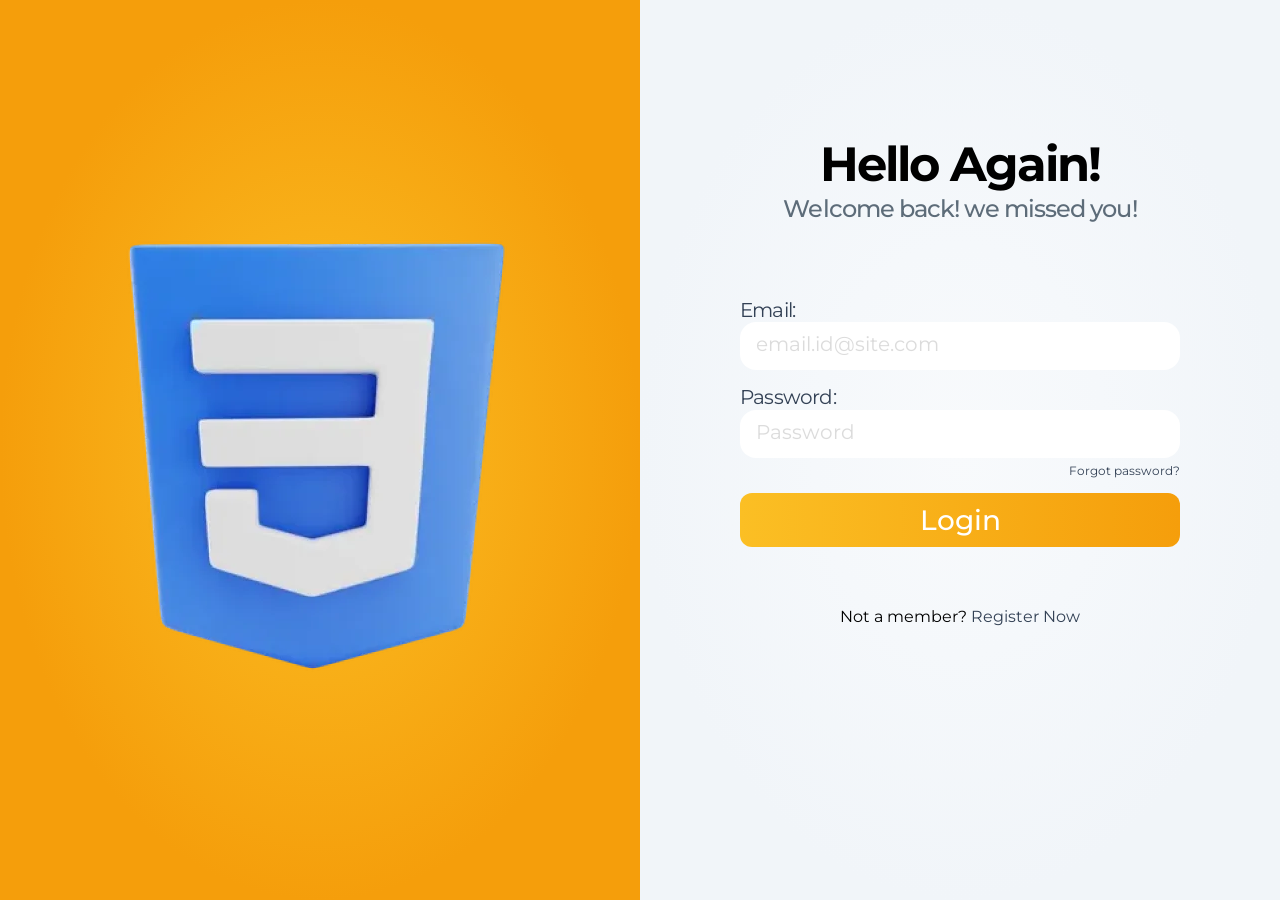
<file: Day 1/index.html>
<!DOCTYPE html>
<html lang="en">
<head>
    <meta charset="UTF-8">
    <meta name="viewport" content="width=device-width, initial-scale=1.0">
    <title>LoginPage Task1</title>
    <link rel="stylesheet" href="style.css">
</head>
<body>

    <div class="left">
        <img src="CssFs!!.webp">
        </div>
<div class="right">
    <div class="hello">
        <h1>Hello Again!</h1>
        <p>Welcome back! we missed you!</p>
    </div>
    <form action="#" method="post">
        <div class="form-group">
            <label for="email">Email:</label>
            <input type="email" id="email" name="email" required="" placeholder="email.id@site.com">
        </div>
        <div class="form-group">
            <label for="password">Password:</label>
            <input type="password" id="password" name="password" required="" placeholder="Password">
            <p class="forgot-password">Forgot password?</p>
        </div>
        <div class="form-group">
            <input type="submit" value="Login">
        </div>
    </form>
    <p class="register-now">Not a member? <a href="#">Register Now</a></p>
</div>
</body>
</html>
</file>
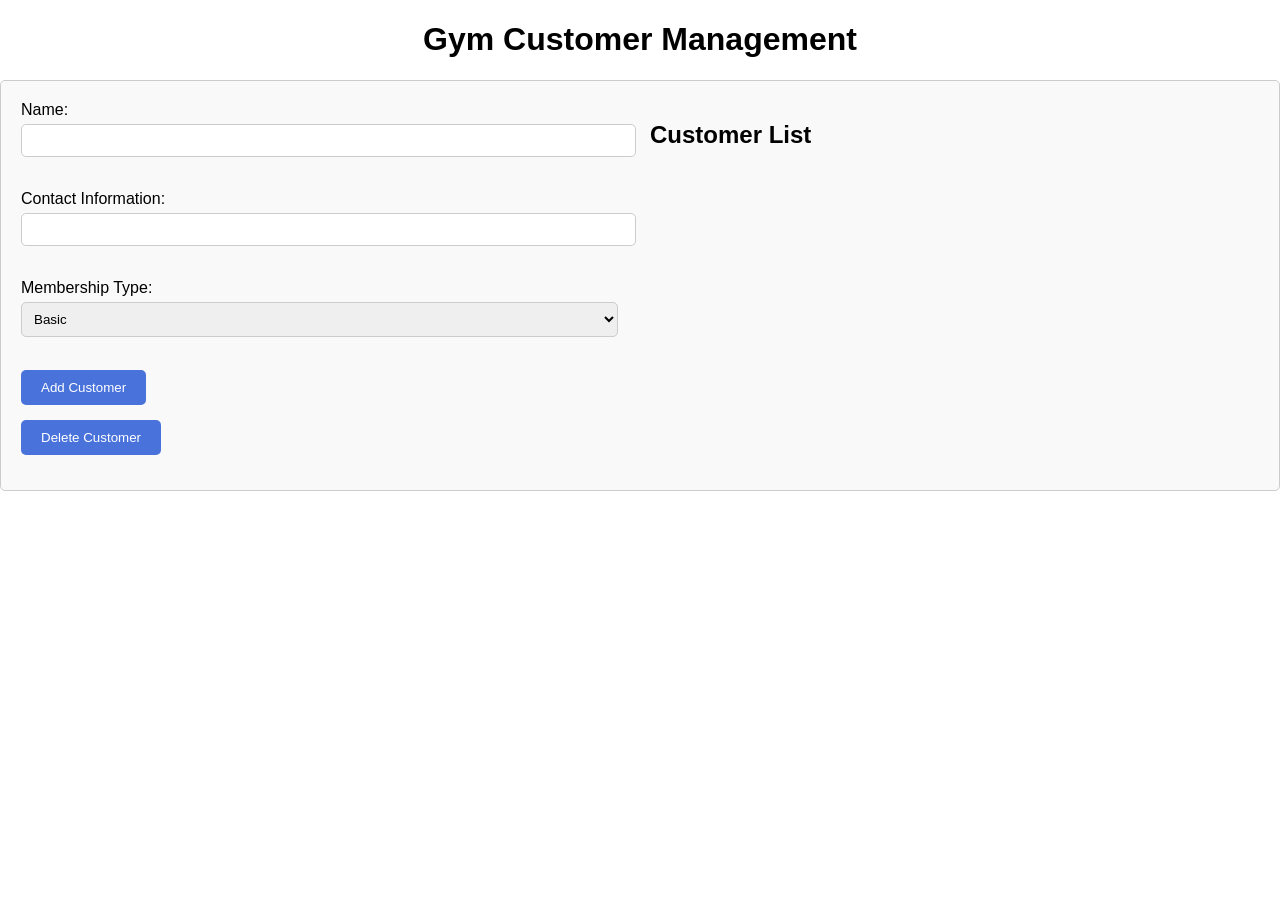
<file: Day 2/index.html>
<!DOCTYPE html>
<html lang="en">
<head>
    <meta charset="UTF-8">
    <meta name="viewport" content="width=device-width, initial-scale=1.0">
    <title>Gym Customer Management</title>
    <link rel="stylesheet" href="inde.css">
</head>
<body>
    <h1>Gym Customer Management</h1>
    <div class="container">
        <form id="customerForm">
            <label for="name">Name:</label>
            <input type="text" id="name" required><br>

            <label for="contact">Contact Information:</label>
            <input type="text" id="contact" required><br>

            <label for="membership">Membership Type:</label>
            <select id="membership" required>
                <option value="basic">Basic</option>
                <option value="premium">Premium</option>
                <option value="vip">VIP</option>
            </select><br>

            <button type="button" onclick="addCustomer()">Add Customer</button>
            <button type="button" onclick="deleteCustomer()">Delete Customer</button>
        </form>

        <div id="customerList">
            <h2>Customer List</h2>
            <ul id="list"></ul>
        </div>
    </div>

    <script src="inde.js"></script>
</body>
</html>
</file>
<file: Day 1/style.css>
@import url('https://fonts.googleapis.com/css2?family=Montserrat:ital,wght@0,100..900;1,100..900&display=swap');

*{
    margin: 0;
    padding: 0;
    box-sizing: border-box;
}
body, html {
    margin: 0;
    padding: 0;
    height: 100%;
}

.left {
    display: flex;
    width: 50%;
    height: 100%;
    float: left;
    background: radial-gradient(50% 50% at 50% 50%, #FBBF24 0%, #F59E0B 100%);
    justify-content: center;
    align-items: center;
}

.right{
    width: 50%;
    height: 100%;
    background: radial-gradient(50% 50% at 50% 50%, #F8FAFC 0%, #F5F8FB 45.49%, #F1F5F9 100%);
    float: right;
}
    
.hello {
    position: relative;
    margin-top: 15vh;
    display: flex; 
    flex-direction: column; 
    justify-content: center;
    align-items: center;
}

.hello h1 {
    font-family: Montserrat;
    font-size: 48px;
    font-weight: 700;
    line-height: 58.51px;
    letter-spacing: -0.04em;
    text-align: left;
}

.hello p {
    font-family: Montserrat;
    font-size: 24px;
    font-weight: 500;
    line-height: 29.26px;
    letter-spacing: -0.04em;
    text-align: left;
    color: #5D6C79;
    
}

form {
    padding: 75px 100px 0px 100px; 
    box-sizing: border-box; 
}


.form-group {
    margin-bottom: 15px;
}

label {
    display: block;
}

label[for="email"], label[for="password"] {
    font-family: Montserrat;
    font-size: 20px;
    font-weight: 400;
    line-height: 24.38px;
    letter-spacing: -0.04em;
    text-align: left;
    color: #334155;
}

#email, #password {
    padding: 16px;
    border-radius: 16px ;
    font-family: Montserrat; 
}

#email::placeholder, #password::placeholder {
    font-family: Montserrat; 
    font-size: 20px; 
    text-align: left;
    opacity: 25%; 
}

.forgot-password {
    font-family: Montserrat; 
    font-size: 12px; 
    color: #334155;
    text-align: right; 
    margin-top: 5px; 
}


input {
    width: 100%;
    padding: 10px;
    border: none;
    border-radius: 2px;
}

input[type="submit"] {
    border-radius: 12px ;
    padding: 10px;
    background: linear-gradient(90deg, #FBBF24 0%, #F59E0B 100%); 
    font-family: Montserrat; 
    font-size: 28px;
    font-weight: 500; 
    text-align: center; 
    color: white;
    border: none; 
    cursor: pointer; 
}



.register-now {
    padding: 40px;
    font-family: Montserrat;
    font-size: 16px;
    text-align: center;
    margin-top: 20px; 
}

.register-now a {
    color: #334155; 
    text-decoration: none; 
}

.register-now a:hover {
    text-decoration: underline; 
}
</file>
<file: Day 2/inde.css>
body {
    font-family: 'Open Sans', sans-serif;
    margin: 0;
    padding: 0;
}

h1 {
    text-align: center;
}

.container {
    display: grid;
    grid-template-columns: repeat(auto-fit, minmax(300px, 1fr));
    grid-gap: 20px;
    margin: 20px auto;
    padding: 20px;
    border: 1px solid #ccc;
    border-radius: 5px;
    background-color: #f9f9f9;
}

form {
    display: flex;
    flex-direction: column;
    align-items: flex-start;
}

label {
    margin-bottom: 5px;
}

input, select {
    width: calc(100% - 12px);
    padding: 8px;
    margin-bottom: 15px;
    border: 1px solid #ccc;
    border-radius: 5px;
}

button {
    padding: 10px 20px;
    margin-bottom: 15px;
    border: none;
    border-radius: 5px;
    background-color: #4972db;
    color: #fff;
    cursor: pointer;
    transition: background-color 0.3s ease;
}

button:hover {
    background-color:  #1860e6;
}

button:focus {
    outline: none;
    box-shadow: 0 0 0 3px rgba(0, 123, 255, 0.3);
}

ul {
    list-style-type: none;
    padding: 0;
}

li {
    margin-bottom: 10px;
    background-color: #fff;
    padding: 10px;
    border-radius: 5px;
    border: 1px solid #ccc;
    transition: background-color 0.3s ease;
}

li:hover {
    background-color: #6f6b6b;
}
</file>
